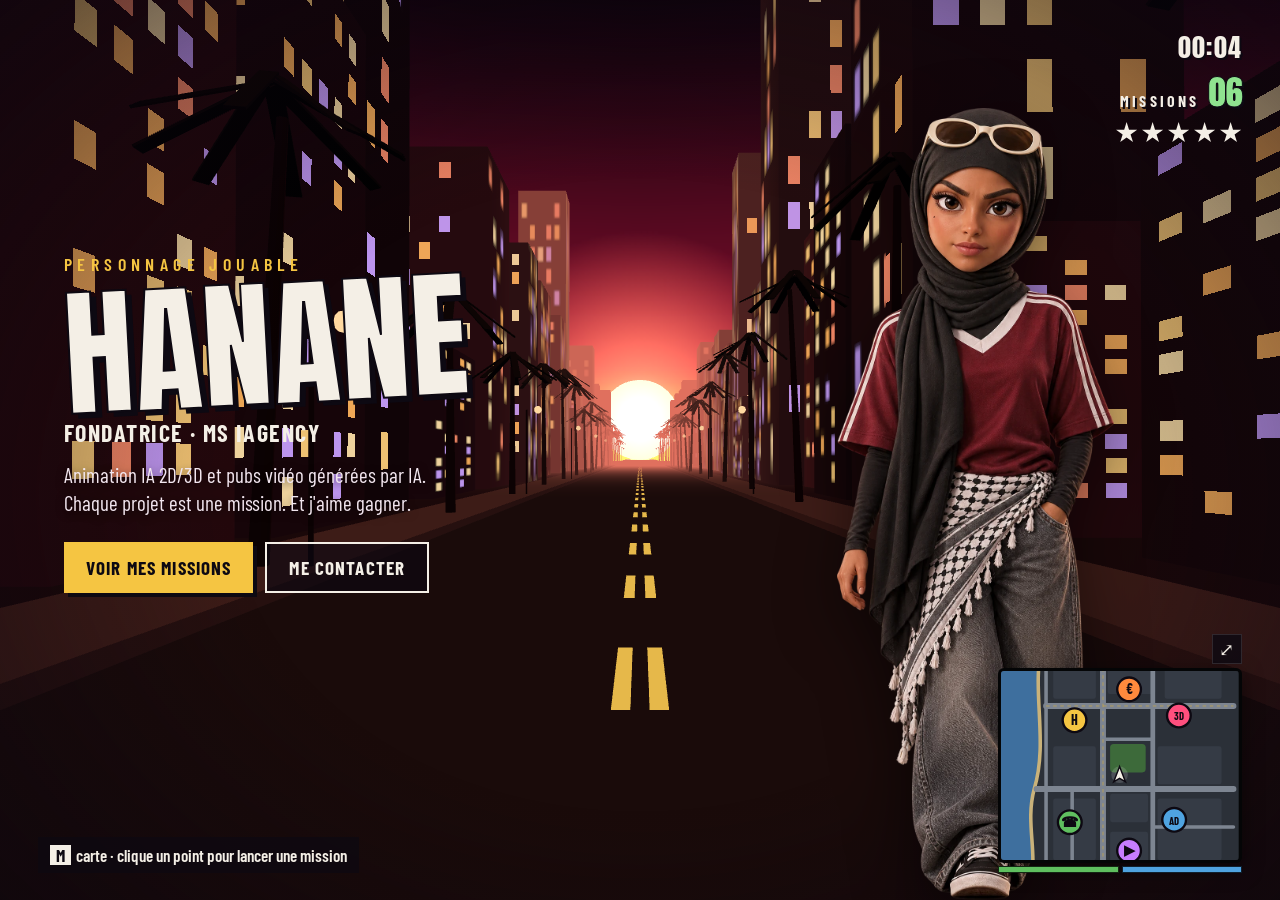
<file: index.html>
<!doctype html>
<html lang="fr">
<head>
<meta charset="utf-8">
<meta name="viewport" content="width=device-width, initial-scale=1, viewport-fit=cover">
<title>MS IAgency · Hanane</title>
<meta name="description" content="Hanane, fondatrice de MS IAgency : animation IA 2D/3D et publicités vidéo & UGC générées par IA pour les marques.">
<meta name="theme-color" content="#1a0f24">
<meta property="og:title" content="MS IAgency · Hanane">
<meta property="og:description" content="Animation IA et pubs vidéo générées par IA. Entre dans la ville et lance une mission.">
<link rel="preconnect" href="https://fonts.googleapis.com">
<link rel="preconnect" href="https://fonts.gstatic.com" crossorigin>
<link href="https://fonts.googleapis.com/css2?family=Anton&family=Barlow+Condensed:wght@400;500;600;700&display=swap" rel="stylesheet">
<link rel="stylesheet" href="css/style.css?v=20261121">
</head>
<body>

<!-- ÉCRAN DE CHARGEMENT -->
<div id="loader" aria-live="polite">
  <div class="loader-art">
    <img class="loader-char" src="assets/hanane-malicieuse.webp" alt="">
  </div>
  <div class="loader-ui">
    <div class="loader-brand">
      <span class="brand-ms">MS</span><span class="brand-ia">IAgency</span>
    </div>
    <p class="loader-tip"><b>Astuce :</b> clique sur un point de la mini-map, en bas à droite, pour lancer une mission.</p>
    <div class="loader-bar"><span id="loaderFill"></span></div>
    <button id="playBtn" class="play-btn" hidden>Appuie pour jouer</button>
  </div>
</div>

<!-- MONDE 3D -->
<canvas id="world" aria-hidden="true"></canvas>
<div class="vignette" aria-hidden="true"></div>

<!-- ACCUEIL -->
<main id="hero">
  <div class="hero-text">
    <p class="hero-kicker">Personnage jouable</p>
    <h1 class="hero-name">Hanane</h1>
    <p class="hero-role">Fondatrice · MS IAgency</p>
    <p class="hero-pitch">Animation IA 2D/3D et pubs vidéo générées par IA.<br>Chaque projet est une mission. Et j'aime gagner.</p>
    <div class="hero-cta">
      <button class="btn btn-gold" data-open="bigmap">Voir mes missions</button>
      <button class="btn btn-ghost" data-go="contact">Me contacter</button>
    </div>
  </div>
  <img class="hero-char" src="assets/hanane-determinee.webp" alt="Hanane en personnage 3D, l'air déterminé" fetchpriority="high">
</main>

<!-- HUD -->
<div class="hud-top" aria-hidden="true">
  <div class="hud-clock" id="clock">19:42</div>
  <div class="hud-cash"><span>Missions</span> <b>06</b></div>
  <div class="hud-stars" title="Niveau de demande">
    <i></i><i></i><i></i><i></i><i></i>
  </div>
</div>

<p class="hud-hint" id="hint"><kbd>M</kbd> carte · clique un point pour lancer une mission</p>

<!-- MINI-MAP -->
<nav class="minimap" aria-label="Navigation du site">
  <button class="minimap-expand" data-open="bigmap" aria-label="Agrandir la carte">⤢</button>
  <div class="minimap-frame">
    <svg id="miniSvg" viewBox="0 0 200 200" role="img" aria-label="Carte de la ville"></svg>
  </div>
  <div class="minimap-bars" aria-hidden="true"><span class="bar-hp"></span><span class="bar-ar"></span></div>
</nav>

<!-- BANNIÈRE DE MISSION -->
<div id="missionBanner" aria-hidden="true">
  <p class="mb-small" id="mbSmall">Mission 01</p>
  <p class="mb-title" id="mbTitle">Qui est Hanane ?</p>
</div>

<!-- GRANDE CARTE (menu pause) -->
<section id="bigmap" class="overlay" aria-label="Carte des missions" hidden>
  <header class="pause-bar">
    <span class="pause-brand">MS IAgency</span>
    <span class="pause-tab is-on">Carte</span>
    <button class="pause-close" data-close>Échap · Retour</button>
  </header>
  <div class="bigmap-body">
    <ul class="legend" id="legend"></ul>
    <div class="bigmap-frame"><svg id="bigSvg" viewBox="0 0 200 200" role="img" aria-label="Carte de la ville"></svg></div>
  </div>
</section>

<!-- SECTIONS -->
<section id="about" class="overlay panel" aria-labelledby="t-about" hidden>
  <header class="pause-bar">
    <span class="pause-brand">MS IAgency</span>
    <nav class="pause-tabs"></nav>
    <button class="pause-close" data-close>Échap · Retour</button>
  </header>
  <div class="panel-body about-body">
    <div class="about-card">
      <img src="assets/hanane-malicieuse.webp" alt="Hanane en personnage 3D, sourire malicieux" loading="lazy">
      <div class="about-id">
        <p class="label">Personnage</p>
        <p class="about-name">Hanane</p>
        <p class="label">Rôle</p>
        <p>Fondatrice de MS IAgency</p>
        <p class="label">Spécialités</p>
        <p>Animation IA 2D/3D · Ads &amp; UGC IA</p>
      </div>
      <div class="arsenal">
        <p class="label">Arsenal</p>
        <ul><li>Higgsfield</li><li>Kling</li><li>Seedance</li><li>GPT Image</li></ul>
      </div>
    </div>
    <div class="story">
      <h2 id="t-about" class="panel-title">Mission 01 · Qui est Hanane ?</h2>
      <article class="chapter">
        <p class="ch-num">Chapitre 1 · Le commerce</p>
        <p>Moi, c'est Hanane, fondatrice de MS IAgency. Tout a commencé quand je me suis lancée dans le commerce. En créant du contenu pour mes propres réseaux, j'ai découvert un vrai plaisir : imaginer, créer, raconter.</p>
      </article>
      <article class="chapter">
        <p class="ch-num">Chapitre 2 · Le déclic</p>
        <p>Puis l'IA est arrivée. La photo, la vidéo, tout ce pour quoi je n'étais pas douée est soudain devenu possible. J'ai pu laisser libre cours à mon imagination et donner vie à mes idées.</p>
      </article>
      <article class="chapter">
        <p class="ch-num">Chapitre 3 · L'entraînement</p>
        <p>Je me suis formée aux outils de génération d'images et de vidéos, d'abord pour moi. Aujourd'hui, je les mets à votre service.</p>
      </article>
      <div class="passed">
        <p class="passed-big">Mission accomplie</p>
        <p class="passed-sub">Pour moi, chaque projet est un challenge. Et une chose est sûre : <b>j'aime gagner.</b></p>
      </div>
      <button class="btn btn-gold" data-go="animation">Mission suivante : Animation IA →</button>
    </div>
  </div>
</section>

<section id="animation" class="overlay panel" aria-labelledby="t-anim" hidden>
  <header class="pause-bar">
    <span class="pause-brand">MS IAgency</span>
    <nav class="pause-tabs"></nav>
    <button class="pause-close" data-close>Échap · Retour</button>
  </header>
  <div class="panel-body">
    <h2 id="t-anim" class="panel-title">Mission 02 · Animation IA</h2>
    <p class="panel-lead">Des personnages qui parlent, des produits qui prennent vie. En 3D façon film d'animation ou en cartoon 2D.</p>
    <div class="grid" data-videos="animation"></div>
  </div>
</section>

<section id="ads" class="overlay panel" aria-labelledby="t-ads" hidden>
  <header class="pause-bar">
    <span class="pause-brand">MS IAgency</span>
    <nav class="pause-tabs"></nav>
    <button class="pause-close" data-close>Échap · Retour</button>
  </header>
  <div class="panel-body">
    <h2 id="t-ads" class="panel-title">Mission 03 · Ads &amp; UGC IA</h2>
    <p class="panel-lead">Pubs produit et vidéos UGC avec avatars IA, prêtes à poster sur TikTok, Reels et en sponsorisé.</p>
    <div class="grid" data-videos="ads"></div>
  </div>
</section>

<section id="tarifs" class="overlay panel" aria-labelledby="t-tarifs" hidden>
  <header class="pause-bar">
    <span class="pause-brand">MS IAgency</span>
    <nav class="pause-tabs"></nav>
    <button class="pause-close" data-close>Échap · Retour</button>
  </header>
  <div class="panel-body tarifs-body">
    <h2 id="t-tarifs" class="panel-title">Mission 04 · Tarifs</h2>
    <p class="panel-lead">Des prix clairs, annoncés avant de lancer la mission.</p>

    <h3 class="price-title">Vidéos</h3>
    <p class="price-sub">Animation IA 2D/3D ou Ads &amp; UGC IA : même grille, le prix dépend de la durée.</p>
    <div class="price-scroll">
      <table class="price-table">
        <thead><tr><th scope="col">Durée</th><th scope="col">À l'unité</th><th scope="col">Pack de 3</th></tr></thead>
        <tbody>
          <tr><th scope="row">Moins de 30 secondes</th><td>100&nbsp;€</td><td><s class="was">300&nbsp;€</s> 250&nbsp;€<small class="per">soit 83&nbsp;€ la vidéo</small></td></tr>
          <tr><th scope="row">30 à 59 secondes</th><td>160&nbsp;€</td><td><s class="was">480&nbsp;€</s> 400&nbsp;€<small class="per">soit 133&nbsp;€ la vidéo</small></td></tr>
          <tr><th scope="row">60 secondes et plus</th><td>220&nbsp;€</td><td><s class="was">660&nbsp;€</s> 550&nbsp;€<small class="per">soit 183&nbsp;€ la vidéo</small></td></tr>
        </tbody>
      </table>
    </div>
    <p class="price-note">Pack de 3 : environ -17 %.</p>

    <h3 class="price-title">Packs images</h3>
    <p class="price-sub">Packshots, images UGC et infographies, vendus en pack.</p>
    <div class="price-scroll">
      <table class="price-table">
        <thead><tr><th scope="col">Type</th><th scope="col">Pack de 5</th><th scope="col">Pack de 10</th></tr></thead>
        <tbody>
          <tr><th scope="row">Photo produit (packshot IA)</th><td>90&nbsp;€</td><td>160&nbsp;€</td></tr>
          <tr><th scope="row">Image UGC</th><td>110&nbsp;€</td><td>200&nbsp;€</td></tr>
          <tr><th scope="row">Infographie</th><td>140&nbsp;€</td><td>260&nbsp;€</td></tr>
        </tbody>
      </table>
    </div>

    <div class="clauses">
      <div class="clause clause-in">
        <p class="label">Compris dans la mission</p>
        <ul>
          <li>On valide ensemble le script ou le prompt avant de lancer la production</li>
          <li>Le nombre de vidéos ou d'images prévu dans ta formule</li>
          <li>Une retouche par vidéo si le souci vient de l'exécution</li>
          <li>Une série de retouches mineures par pack d'images (couleur, cadrage, texte)</li>
        </ul>
      </div>
      <div class="clause clause-out">
        <p class="label">Hors mission</p>
        <ul>
          <li>Une nouvelle vidéo si le souci vient d'un script déjà validé : facturée au tarif de sa durée</li>
          <li>Un visuel en plus ou un nouveau concept : facturé en supplément</li>
          <li>Les images à l'unité : elles se commandent en pack</li>
        </ul>
      </div>
    </div>
    <button class="btn btn-gold" data-go="raconte">Mission suivante : Je te raconte →</button>
  </div>
</section>

<section id="raconte" class="overlay panel" aria-labelledby="t-raconte" hidden>
  <header class="pause-bar">
    <span class="pause-brand">MS IAgency</span>
    <nav class="pause-tabs"></nav>
    <button class="pause-close" data-close>Échap · Retour</button>
  </header>
  <div class="panel-body raconte-body">
    <h2 id="t-raconte" class="panel-title">Mission 05 · Je te raconte</h2>
    <p class="panel-lead">Mon propre compte d'histoires animées, écrit et produit de A à Z avec l'IA. Des histoires à morale, un plot twist à chaque fois. Le terrain où je teste ce qui fait rester les gens devant une vidéo.</p>

    <!-- RECORD : à mettre à jour ici -->
    <div class="record">
      <p class="label">Record · 1re vidéo</p>
      <p class="record-num">800 000<small>vues</small></p>
      <p class="record-sub">Sur TikTok, dès la première vidéo du compte.</p>
    </div>

    <!-- STATS : à mettre à jour ici -->
    <div class="stats">
      <a class="stat-card" href="https://www.tiktok.com/@jeteraconte.story" target="_blank" rel="noopener">
        <header><span class="app-ic ic-tt">TT</span><span><b>TikTok</b>@jeteraconte.story</span></header>
        <dl>
          <div><dt>Abonnés</dt><dd>38,7 K</dd></div>
          <div><dt>J'aime</dt><dd>360,5 K</dd></div>
          <div><dt>Vues · 28 jours</dt><dd>5,4 M</dd></div>
        </dl>
        <p class="stat-badge">Compte monétisé</p>
      </a>
      <a class="stat-card" href="https://www.instagram.com/jeteraconte.story/" target="_blank" rel="noopener">
        <header><span class="app-ic ic-insta">IG</span><span><b>Instagram</b>@jeteraconte.story</span></header>
        <dl>
          <div><dt>Abonnés</dt><dd>9,8 K</dd></div>
          <div><dt>Vues · 30 jours</dt><dd>2,3 M</dd></div>
          <div><dt>Interactions · 30 jours</dt><dd>171,4 K</dd></div>
        </dl>
      </a>
    </div>

    <p class="price-note">Chiffres au 21 novembre 2026.</p>

    <div class="passed">
      <p class="passed-big">Respect +</p>
      <p class="passed-sub">Ce que je teste sur mon compte, je l'applique à <b>ta marque.</b></p>
    </div>
    <button class="btn btn-gold" data-go="contact">Mission suivante : Contact →</button>
  </div>
</section>

<section id="contact" class="overlay panel" aria-labelledby="t-contact" hidden>
  <header class="pause-bar">
    <span class="pause-brand">MS IAgency</span>
    <nav class="pause-tabs"></nav>
    <button class="pause-close" data-close>Échap · Retour</button>
  </header>
  <div class="panel-body contact-body">
    <div class="contact-text">
      <h2 id="t-contact" class="panel-title">Mission 06 · Contact</h2>
      <p class="panel-lead">Une vidéo animée pour ta marque ? Une pub UGC sans tournage ? Appelle-moi, on monte le plan ensemble.</p>
    </div>
    <div class="phone" role="group" aria-label="Téléphone">
      <div class="phone-notch"></div>
      <div class="phone-screen">
        <p class="phone-time" id="phoneTime">19:42</p>
        <div class="caller">
          <img src="assets/hanane-avatar.webp" alt="" loading="lazy">
          <p class="caller-name">Hanane · MS IAgency</p>
          <p class="caller-sub">Appel entrant…</p>
        </div>
        <a class="app" href="mailto:mscreativesia@gmail.com"><span class="app-ic ic-mail">@</span><span><b>E-mail</b>mscreativesia@gmail.com</span></a>
        <a class="app" href="https://www.instagram.com/ms_iagency/" target="_blank" rel="noopener"><span class="app-ic ic-insta">IG</span><span><b>Instagram</b>@ms_iagency</span></a>
        <a class="app" href="https://www.tiktok.com/@msvisuels" target="_blank" rel="noopener"><span class="app-ic ic-tt">TT</span><span><b>TikTok</b>@msvisuels</span></a>
        <div class="call-choice" id="callChoice" hidden>
          <p class="call-choice-title">Comment tu veux me joindre ?</p>
          <a class="choice" href="https://mail.google.com/mail/?view=cm&amp;fs=1&amp;to=mscreativesia@gmail.com&amp;su=Nouvelle%20mission%20pour%20MS%20IAgency" target="_blank" rel="noopener">✉ Par e-mail</a>
          <a class="choice choice-insta" href="https://ig.me/m/ms_iagency" target="_blank" rel="noopener">DM sur Instagram</a>
        </div>
        <button class="accept" id="acceptBtn" type="button" aria-expanded="false" aria-controls="callChoice">Décrocher · Lancer une mission</button>
      </div>
    </div>
  </div>
</section>

<!-- LECTEUR VIDÉO -->
<div id="player" class="overlay" hidden>
  <button class="pause-close player-close" data-close-player>Échap · Fermer</button>
  <div class="player-wrap">
    <video id="playerVideo" controls playsinline preload="metadata"></video>
    <p class="player-title" id="playerTitle"></p>
  </div>
</div>

<script type="module" src="js/main.js?v=20261121"></script>
</body>
</html>
</file>
<file: css/style.css>
:root{
  --ink:#0d0912;
  --night:#1a0f24;
  --plum:#3b1d4a;
  --sunset:#ff8a3d;
  --pink:#ff4f7e;
  --gold:#f5c542;
  --hp:#5fbf5f;
  --armor:#4fa3e0;
  --paper:#f4efe6;
  --muted:#b9adc4;
  --panel:rgba(12,8,18,.86);
  --line:rgba(255,255,255,.12);
  --title:"Anton",Impact,sans-serif;
  --ui:"Barlow Condensed","Arial Narrow",sans-serif;
  color-scheme:dark;
}
*{box-sizing:border-box;margin:0;padding:0}
html,body{height:100%;background:var(--night);color:var(--paper);font-family:var(--ui);overflow:hidden}
button{font:inherit;color:inherit;background:none;border:0;cursor:pointer}
a{color:inherit}
img{display:block}
[hidden]{display:none!important}
:focus-visible{outline:2px solid var(--gold);outline-offset:3px}

/* ---------- monde ---------- */
#world{position:fixed;inset:0;width:100%;height:100%;display:block;
  background:linear-gradient(180deg,#2a1640 0%,#7a2e63 38%,#ff6f6a 62%,#ffb347 78%,#3b1d4a 79%,#1a0f24 100%)}
.vignette{position:fixed;inset:0;pointer-events:none;
  background:radial-gradient(ellipse at 50% 55%,transparent 45%,rgba(10,5,15,.65) 100%)}

/* ---------- loader ---------- */
#loader{position:fixed;inset:0;z-index:50;display:grid;grid-template-columns:1fr 1fr;
  background:linear-gradient(160deg,#2a1640 0%,#a33a6b 45%,#ff8a3d 80%,#ffc46b 100%);transition:opacity .8s ease}
#loader.out{opacity:0;pointer-events:none}
.loader-art{position:relative;overflow:hidden}
.loader-art::after{content:"";position:absolute;inset:0;
  background:repeating-linear-gradient(0deg,rgba(0,0,0,.08) 0 2px,transparent 2px 4px)}
.loader-char{position:absolute;bottom:0;left:50%;transform:translateX(-50%);height:96%;width:auto;
  filter:drop-shadow(12px 0 0 rgba(20,8,30,.55)) drop-shadow(0 0 30px rgba(255,180,90,.35))}
.loader-ui{display:flex;flex-direction:column;justify-content:center;gap:28px;padding:6vw;
  background:linear-gradient(90deg,transparent,rgba(13,9,18,.55) 25%)}
.loader-brand{line-height:.85;transform:rotate(-4deg);text-shadow:4px 4px 0 var(--ink)}
.brand-ms{display:block;font-family:var(--title);font-size:clamp(90px,14vw,210px);color:var(--paper);
  -webkit-text-stroke:3px var(--ink)}
.brand-ia{display:block;font-family:var(--title);font-size:clamp(40px,5.5vw,84px);color:var(--gold);
  -webkit-text-stroke:2px var(--ink);letter-spacing:.02em}
.loader-tip{max-width:420px;font-size:20px;line-height:1.3;color:var(--paper);
  background:rgba(13,9,18,.7);padding:12px 16px;border-left:4px solid var(--gold)}
.loader-bar{width:min(420px,100%);height:8px;background:rgba(255,255,255,.2)}
.loader-bar span{display:block;height:100%;width:0;background:var(--paper);transition:width .3s ease}
.play-btn{align-self:flex-start;font-family:var(--title);font-size:26px;letter-spacing:.04em;text-transform:uppercase;
  padding:10px 22px;background:var(--paper);color:var(--ink);animation:blink 1.3s ease-in-out infinite}
@keyframes blink{50%{opacity:.55}}

/* ---------- accueil ---------- */
#hero{position:fixed;inset:0;z-index:5;pointer-events:none;display:flex;align-items:flex-end;justify-content:space-between;
  padding:0 clamp(16px,5vw,80px)}
.hero-text{pointer-events:auto;align-self:center;max-width:520px;padding-bottom:6vh}
.hero-kicker{font-size:18px;font-weight:600;letter-spacing:.3em;text-transform:uppercase;color:var(--gold)}
.hero-name{font-family:var(--title);font-weight:400;font-size:clamp(76px,11vw,170px);line-height:.9;text-transform:uppercase;
  color:var(--paper);-webkit-text-stroke:2px var(--ink);text-shadow:5px 5px 0 var(--ink);transform:rotate(-3deg);margin:6px 0 10px}
.hero-role{font-size:24px;font-weight:700;text-transform:uppercase;letter-spacing:.06em}
.hero-pitch{font-size:21px;line-height:1.35;color:#f2e6ef;margin:14px 0 24px;text-shadow:0 2px 8px rgba(0,0,0,.6)}
.hero-cta{display:flex;flex-wrap:wrap;gap:12px}
.btn{font-family:var(--ui);font-weight:700;font-size:19px;text-transform:uppercase;letter-spacing:.06em;
  padding:12px 22px;transition:transform .15s ease,background .15s ease}
.btn:hover{transform:translateY(-2px)}
.btn-gold{background:var(--gold);color:var(--ink);box-shadow:4px 4px 0 var(--ink)}
.btn-ghost{background:rgba(13,9,18,.65);border:2px solid var(--paper)}
.hero-char{height:min(88vh,980px);width:auto;max-width:55vw;object-fit:contain;object-position:bottom;
  margin-right:clamp(0px,8vw,180px);filter:drop-shadow(0 18px 30px rgba(0,0,0,.55));
  animation:walk 1.1s ease-in-out infinite;transform-origin:bottom center}
@keyframes walk{0%,100%{transform:translateY(0) scale(1)}50%{transform:translateY(-6px) scale(1.004)}}
body.in-menu #hero,body.travelling #hero{opacity:0;transition:opacity .3s}

/* ---------- HUD ---------- */
.hud-top{position:fixed;top:clamp(12px,3vh,28px);right:clamp(16px,3vw,40px);z-index:10;text-align:right;
  font-family:var(--title);text-shadow:2px 2px 0 var(--ink);pointer-events:none}
.hud-clock{font-size:26px;letter-spacing:.04em}
.hud-cash{font-size:34px;color:#8fe38f;-webkit-text-stroke:1px var(--ink)}
.hud-cash span{font-family:var(--ui);font-weight:700;font-size:16px;letter-spacing:.2em;text-transform:uppercase;color:var(--paper);-webkit-text-stroke:0}
.hud-stars{display:flex;gap:4px;justify-content:flex-end;margin-top:4px}
.hud-stars i{width:22px;height:22px;background:var(--paper);
  clip-path:polygon(50% 0,61% 35%,98% 35%,68% 57%,79% 91%,50% 70%,21% 91%,32% 57%,2% 35%,39% 35%);
  filter:drop-shadow(0 0 1px #000);animation:star 1.6s ease-in-out infinite}
.hud-stars i:nth-child(2){animation-delay:.1s}.hud-stars i:nth-child(3){animation-delay:.2s}
.hud-stars i:nth-child(4){animation-delay:.3s}.hud-stars i:nth-child(5){animation-delay:.4s}
@keyframes star{50%{background:var(--gold)}}
.hud-hint{position:fixed;left:clamp(16px,3vw,40px);bottom:clamp(14px,3vh,28px);z-index:10;font-size:17px;font-weight:600;
  background:rgba(13,9,18,.7);padding:8px 12px;max-width:calc(100vw - 260px)}
kbd{font-family:var(--ui);font-weight:700;background:var(--paper);color:var(--ink);padding:0 6px;margin-right:2px}

/* ---------- mini-map ---------- */
.minimap{position:fixed;right:clamp(16px,3vw,40px);bottom:clamp(14px,3vh,28px);z-index:20;width:clamp(170px,19vw,250px)}
.minimap-frame{aspect-ratio:1.25/1;overflow:hidden;border:3px solid rgba(0,0,0,.85);background:#1c2026;
  box-shadow:0 6px 20px rgba(0,0,0,.5);border-radius:6px}
.minimap-frame svg{width:100%;height:100%;display:block}
.minimap-bars{display:grid;grid-template-columns:1fr 1fr;gap:3px;margin-top:3px}
.minimap-bars span{height:7px;border:1px solid rgba(0,0,0,.8)}
.bar-hp{background:var(--hp)}.bar-ar{background:var(--armor)}
.minimap-expand{position:absolute;top:-34px;right:0;font-size:18px;width:30px;height:30px;background:rgba(13,9,18,.8);border:1px solid var(--line)}
.blip{cursor:pointer}
.blip circle.ring{transition:r .2s ease}
.blip:hover circle.ring,.blip:focus-visible circle.ring{r:13}
.blip text{font-family:var(--ui);font-weight:700;pointer-events:none}
.blip-pulse{animation:pulse 1.8s ease-out infinite;transform-box:fill-box;transform-origin:center}
@keyframes pulse{0%{opacity:.8;transform:scale(1)}100%{opacity:0;transform:scale(2.2)}}

/* ---------- bannière mission ---------- */
#missionBanner{position:fixed;left:0;right:0;top:38%;z-index:30;text-align:center;pointer-events:none;opacity:0}
#missionBanner.show{animation:banner 1.5s ease forwards}
@keyframes banner{0%{opacity:0;transform:scale(1.15)}15%{opacity:1;transform:scale(1)}80%{opacity:1}100%{opacity:0}}
.mb-small{font-family:var(--ui);font-weight:700;font-size:22px;letter-spacing:.35em;text-transform:uppercase;color:var(--paper);text-shadow:2px 2px 0 var(--ink)}
.mb-title{font-family:var(--title);font-size:clamp(44px,7vw,96px);color:var(--gold);text-transform:uppercase;
  -webkit-text-stroke:2px var(--ink);text-shadow:4px 4px 0 var(--ink)}

/* ---------- overlays (menu pause) ---------- */
.overlay{position:fixed;inset:0;z-index:40;background:var(--panel);backdrop-filter:blur(6px);-webkit-backdrop-filter:blur(6px);
  display:flex;flex-direction:column;animation:fadein .35s ease}
@keyframes fadein{from{opacity:0}to{opacity:1}}
.pause-bar{display:flex;align-items:center;gap:18px;padding:16px clamp(16px,4vw,48px);border-bottom:1px solid var(--line);flex-wrap:wrap}
.pause-brand{font-family:var(--title);font-size:26px;color:var(--gold);text-shadow:2px 2px 0 var(--ink)}
.pause-tabs{display:flex;gap:4px;flex-wrap:wrap;flex:1}
.pause-tab,.pause-tabs button{font-weight:700;font-size:17px;text-transform:uppercase;letter-spacing:.06em;padding:8px 14px;background:rgba(255,255,255,.06)}
.pause-tabs button.is-on,.pause-tab.is-on{background:var(--paper);color:var(--ink)}
.pause-tabs button:hover{background:rgba(255,255,255,.18)}
.pause-tabs button.is-on:hover{background:var(--paper)}
.pause-close{margin-left:auto;font-weight:700;font-size:16px;text-transform:uppercase;letter-spacing:.08em;padding:8px 12px;border:1px solid var(--line)}
.pause-close:hover{background:rgba(255,255,255,.1)}
.panel-body{flex:1;overflow-y:auto;padding:clamp(20px,4vw,48px) clamp(16px,4vw,48px) 140px}
.panel-title{font-family:var(--title);font-weight:400;font-size:clamp(34px,5vw,64px);text-transform:uppercase;line-height:1;
  color:var(--paper);text-shadow:3px 3px 0 var(--ink);margin-bottom:10px}
.panel-lead{font-size:21px;color:var(--muted);max-width:640px;margin-bottom:28px}

/* grande carte */
.bigmap-body{flex:1;display:grid;grid-template-columns:minmax(220px,320px) 1fr;gap:24px;padding:24px clamp(16px,4vw,48px);min-height:0}
.legend{list-style:none;display:flex;flex-direction:column;gap:6px;overflow:auto}
.legend button{width:100%;display:flex;align-items:center;gap:12px;text-align:left;padding:12px 14px;background:rgba(255,255,255,.06);
  font-size:20px;font-weight:600}
.legend button:hover,.legend button:focus-visible{background:var(--paper);color:var(--ink)}
.legend .dot{flex:none;width:28px;height:28px;border-radius:50%;display:grid;place-items:center;font-size:14px;font-weight:700;color:var(--ink)}
.legend small{display:block;font-size:14px;font-weight:500;opacity:.7;text-transform:uppercase;letter-spacing:.1em}
.bigmap-frame{min-height:0;display:grid;place-items:center;border:3px solid #000;background:#1c2026}
.bigmap-frame svg{width:100%;height:100%;max-height:calc(100vh - 140px)}

/* about */
.about-body{display:grid;grid-template-columns:minmax(240px,340px) 1fr;gap:clamp(20px,4vw,56px);align-items:start}
.about-card{position:sticky;top:0;background:rgba(255,255,255,.05);border:1px solid var(--line)}
.about-card img{width:100%;height:360px;object-fit:cover;object-position:50% 0;background:linear-gradient(180deg,#a33a6b,#ff8a3d)}
.about-id,.arsenal{padding:16px 18px;font-size:19px}
.label{font-size:13px;font-weight:700;letter-spacing:.2em;text-transform:uppercase;color:var(--gold);margin-top:8px}
.label:first-child{margin-top:0}
.about-name{font-family:var(--title);font-size:34px;text-transform:uppercase}
.arsenal{border-top:1px solid var(--line)}
.arsenal ul{list-style:none;display:grid;grid-template-columns:1fr 1fr;gap:6px;margin-top:8px}
.arsenal li{background:rgba(255,255,255,.08);padding:6px 8px;font-weight:600;text-align:center}
.story{max-width:680px}
.chapter{border-left:4px solid var(--gold);padding:4px 0 4px 18px;margin:22px 0}
.ch-num{font-weight:700;font-size:15px;letter-spacing:.2em;text-transform:uppercase;color:var(--gold);margin-bottom:6px}
.chapter p:last-child{font-size:22px;line-height:1.45}
.passed{text-align:center;margin:44px 0 32px;padding:24px 10px;background:linear-gradient(90deg,transparent,rgba(0,0,0,.55),transparent)}
.passed-big{font-family:var(--title);font-size:clamp(40px,6vw,72px);color:var(--gold);text-transform:uppercase;-webkit-text-stroke:1.5px var(--ink);text-shadow:3px 3px 0 var(--ink)}
.passed-sub{font-size:21px;margin-top:6px}

/* grille vidéos */
.grid{display:grid;grid-template-columns:repeat(auto-fill,minmax(230px,1fr));gap:20px;align-items:start}
.card{position:relative;text-align:left;background:#000;border:2px solid transparent;transition:border-color .2s,transform .2s}
.card:hover,.card:focus-visible{border-color:var(--gold);transform:translateY(-3px)}
.card.wide{grid-column:span 2}
.card-media{position:relative;aspect-ratio:9/16;overflow:hidden}
.card.wide .card-media{aspect-ratio:16/9}
.card-media img,.card-media video{position:absolute;inset:0;width:100%;height:100%;object-fit:cover}
.card-media video{opacity:0;transition:opacity .3s}
.card:hover .card-media video{opacity:1}
.card-play{position:absolute;left:50%;top:50%;transform:translate(-50%,-50%);width:64px;height:64px;border-radius:50%;
  background:rgba(13,9,18,.7);border:2px solid var(--paper);display:grid;place-items:center}
.card-play::after{content:"";margin-left:5px;border-left:18px solid var(--paper);border-top:11px solid transparent;border-bottom:11px solid transparent}
.card:hover .card-play{opacity:0}
.card-info{padding:12px 14px;background:linear-gradient(180deg,#191020,#0d0912)}
.card-tags{display:flex;gap:6px;flex-wrap:wrap;margin-bottom:6px}
.card-tags span{font-size:12px;font-weight:700;letter-spacing:.12em;text-transform:uppercase;padding:2px 6px;background:rgba(255,255,255,.1)}
.card-tags span:first-child{background:var(--gold);color:var(--ink)}
.card-title{font-family:var(--title);font-size:24px;text-transform:uppercase;line-height:1.05}
.card-client{font-size:16px;color:var(--muted);margin-top:2px}

/* tarifs */
.tarifs-body>*{max-width:860px}
.price-title{font-family:var(--title);font-weight:400;font-size:clamp(26px,3.4vw,38px);text-transform:uppercase;color:var(--gold);
  text-shadow:2px 2px 0 var(--ink);margin-top:34px}
.panel-lead+.price-title{margin-top:0}
.price-sub{font-size:19px;color:var(--muted);margin:4px 0 14px}
.price-scroll{overflow-x:auto;border:1px solid var(--line);background:rgba(255,255,255,.04)}
.price-table{width:100%;min-width:420px;border-collapse:collapse;font-size:20px}
.price-table thead th{font-size:14px;font-weight:700;letter-spacing:.18em;text-transform:uppercase;color:var(--gold);
  text-align:right;padding:12px 16px;border-bottom:1px solid var(--line)}
.price-table thead th:first-child,.price-table tbody th{text-align:left}
.price-table tbody th{font-weight:600;padding:14px 16px}
.price-table td{text-align:right;padding:14px 16px;font-family:var(--title);font-size:26px;white-space:nowrap}
.price-table tbody tr+tr>*{border-top:1px solid var(--line)}
.price-table .was{font-family:var(--ui);font-size:17px;font-weight:600;color:var(--muted);margin-right:6px}
.price-table .per{display:block;font-family:var(--ui);font-size:14px;font-weight:600;color:var(--gold);letter-spacing:.04em}
.price-note{font-size:18px;font-weight:600;margin-top:10px;padding:8px 12px;border-left:4px solid var(--gold);background:rgba(13,9,18,.55)}
.clauses{display:grid;grid-template-columns:1fr 1fr;gap:16px;margin:36px 0 30px}
.clause{padding:16px 18px;background:rgba(255,255,255,.05);border:1px solid var(--line);border-left:4px solid var(--muted)}
.clause-in{border-left-color:var(--gold)}
.clause-out .label{color:var(--muted)}
.clause ul{list-style:none;display:grid;gap:8px;margin-top:10px;font-size:18px;line-height:1.35}
.clause li{position:relative;padding-left:18px}
.clause li::before{position:absolute;left:0;font-weight:700}
.clause-in li::before{content:"+";color:var(--gold)}
.clause-out li::before{content:"–";color:var(--muted)}

/* je te raconte */
.raconte-body>*{max-width:860px}
.record{text-align:center;padding:22px 16px;margin-bottom:22px;border:1px solid var(--line);
  background:linear-gradient(90deg,rgba(199,125,255,.12),rgba(255,79,126,.18),rgba(199,125,255,.12))}
.record .label{margin-top:0}
.record-num{font-family:var(--title);font-size:clamp(56px,10vw,120px);line-height:1;color:var(--paper);
  -webkit-text-stroke:2px var(--ink);text-shadow:4px 4px 0 var(--ink)}
.record-num small{font-family:var(--ui);font-weight:700;font-size:.24em;letter-spacing:.2em;text-transform:uppercase;color:var(--gold);margin-left:10px;-webkit-text-stroke:0}
.record-sub{font-size:19px;color:var(--muted);margin-top:4px}
.stats{display:grid;grid-template-columns:1fr 1fr;gap:16px}
.stat-card{display:block;text-decoration:none;transition:border-color .2s,transform .2s;background:rgba(255,255,255,.05);border:1px solid var(--line);padding:16px 18px}
.stat-card:hover,.stat-card:focus-visible{border-color:var(--gold);transform:translateY(-3px)}
.stat-card header{display:flex;align-items:center;gap:12px;font-size:16px;color:var(--muted);margin-bottom:12px}
.stat-card header b{display:block;font-size:20px;color:var(--paper);text-transform:uppercase;letter-spacing:.06em}
.stat-card dl>div{display:flex;justify-content:space-between;align-items:baseline;padding:10px 0;border-top:1px solid var(--line)}
.stat-card dt{font-size:14px;font-weight:700;letter-spacing:.18em;text-transform:uppercase;color:var(--gold)}
.stat-card dd{font-family:var(--title);font-size:32px}
.stat-sub{font-size:15px;color:var(--muted);padding-top:10px;border-top:1px solid var(--line)}
.stat-badge{display:inline-block;margin-top:10px;font-size:13px;font-weight:700;letter-spacing:.14em;text-transform:uppercase;padding:4px 10px;background:var(--hp);color:var(--ink)}
@media (max-width:640px){.stats{grid-template-columns:1fr}.stat-card dd{font-size:26px}}

/* contact */
.contact-body{display:grid;grid-template-columns:1fr auto;gap:40px;align-items:center;max-width:1100px}
.phone{width:min(340px,100%);aspect-ratio:9/18.5;background:#0b0b0e;border-radius:40px;padding:14px;border:3px solid #2b2b33;
  box-shadow:0 30px 60px rgba(0,0,0,.6);position:relative}
.phone-notch{position:absolute;top:14px;left:50%;transform:translateX(-50%);width:110px;height:24px;background:#0b0b0e;border-radius:0 0 14px 14px;z-index:2}
.phone-screen{height:100%;border-radius:28px;overflow:hidden;padding:42px 16px 18px;display:flex;flex-direction:column;gap:10px;
  background:linear-gradient(170deg,#3b1d4a,#a33a6b 55%,#ff8a3d)}
.phone-time{text-align:center;font-size:15px;font-weight:700;opacity:.85}
.caller{text-align:center;margin:6px 0 8px}
.caller img{width:86px;height:86px;border-radius:50%;object-fit:cover;object-position:center;margin:0 auto 8px;border:3px solid var(--paper);background:#2a1640}
.caller-name{font-family:var(--title);font-size:22px;text-transform:uppercase}
.caller-sub{font-size:15px;opacity:.85;animation:blink 1.3s infinite}
.app{display:flex;align-items:center;gap:12px;padding:10px 12px;background:rgba(13,9,18,.55);border-radius:14px;text-decoration:none;font-size:15px;transition:background .15s}
.app:hover{background:rgba(13,9,18,.85)}
.app b{display:block;font-size:17px}
.app span:last-child{min-width:0;overflow-wrap:anywhere}
.app-ic{flex:none;width:40px;height:40px;border-radius:11px;display:grid;place-items:center;font-weight:700;font-size:16px}
.ic-mail{background:#4fa3e0}.ic-insta{background:linear-gradient(135deg,#f5c542,#ff4f7e,#8b3dff)}.ic-tt{background:#111;border:1px solid #444}
.phone-screen.calling .app{display:none}
.call-choice{margin-top:auto;display:flex;flex-direction:column;gap:8px;animation:fadein .25s ease}
.call-choice-title{text-align:center;font-weight:700;font-size:15px}
.choice{display:block;text-align:center;text-decoration:none;font-weight:700;font-size:16px;padding:12px;border-radius:14px;background:var(--paper);color:var(--ink)}
.choice:hover{background:var(--gold)}
.choice-insta,.choice-insta:hover{background:linear-gradient(135deg,#f5c542,#ff4f7e,#8b3dff);color:#fff}
.choice-insta:hover{filter:brightness(1.1)}
.call-choice:not([hidden])+.accept{margin-top:0;background:#e5484d;color:#fff}
.accept{margin-top:auto;cursor:pointer;text-align:center;text-decoration:none;font-weight:700;font-size:17px;text-transform:uppercase;letter-spacing:.05em;
  padding:14px;border-radius:30px;background:var(--hp);color:var(--ink)}

/* lecteur */
#player{align-items:center;justify-content:center;z-index:60;background:rgba(5,3,8,.94)}
.player-close{position:absolute;top:16px;right:16px}
.player-wrap{display:flex;flex-direction:column;align-items:center;gap:12px;padding:60px 16px 24px;max-width:100%}
#playerVideo{max-height:calc(100vh - 140px);max-width:min(100%,1100px);background:#000}
.player-title{font-family:var(--title);font-size:26px;text-transform:uppercase}

/* ---------- responsive ---------- */
@media (max-width:900px){
  .about-body,.contact-body,.bigmap-body,.clauses{grid-template-columns:1fr}
  .about-card{position:static;display:grid;grid-template-columns:140px 1fr}
  .about-card img{height:100%;min-height:200px;grid-row:span 2}
  .arsenal{grid-column:2}
  .contact-body{justify-items:center}
  .bigmap-frame{order:-1;max-height:52vh}
  .bigmap-frame svg{max-height:50vh}
  .card.wide{grid-column:span 1}
}
@media (max-width:640px){
  #loader{grid-template-columns:1fr;grid-template-rows:55% 45%}
  .loader-char{height:100%}
  .loader-ui{padding:20px 16px;gap:16px;background:rgba(13,9,18,.7)}
  .loader-tip{font-size:17px}
  #hero{flex-direction:column;justify-content:flex-start;align-items:stretch;padding:0 16px}
  .hero-text{align-self:stretch;padding:max(84px,10vh) 0 0;max-width:none;position:relative;z-index:2}
  .hero-name{font-size:clamp(64px,20vw,96px)}
  .hero-role{font-size:19px}
  .hero-pitch{font-size:17px;margin:8px 0 14px;max-width:62%}
  .btn{font-size:16px;padding:10px 14px}
  .hero-cta{flex-direction:column;align-items:flex-start;gap:8px}
  .hero-char{position:fixed;bottom:0;right:16vw;height:58vh;max-width:none;margin:0;z-index:1}
  .hud-top{top:10px;right:16px}
  .hud-clock{font-size:20px}.hud-cash{font-size:24px}.hud-stars i{width:16px;height:16px}
  .hud-hint{display:none}
  .minimap{width:150px;bottom:16px;right:16px}
  .pause-bar{padding:12px 16px;gap:10px}
  .pause-brand{display:none}
  .pause-tabs{order:3;flex-basis:100%;overflow-x:auto;flex-wrap:nowrap}
  .pause-tabs button{white-space:nowrap;font-size:15px;padding:7px 10px}
  .about-card{grid-template-columns:110px 1fr}
  .chapter p:last-child{font-size:19px}
  .grid{grid-template-columns:1fr 1fr;gap:12px}
  .card-title{font-size:19px}
  .card-play{width:48px;height:48px}
  .phone{width:min(320px,100%)}
  .price-table{min-width:0;font-size:17px}
  .price-table thead th{font-size:12px;letter-spacing:.08em;padding:10px 8px}
  .price-table tbody th,.price-table td{padding:12px 8px}
  .price-table td{font-size:21px}
  .price-table .was{display:block;margin:0;font-size:14px}
  .price-table .per{font-size:12px}
  .price-sub,.clause ul{font-size:17px}
}
@media (prefers-reduced-motion:reduce){
  *,*::before,*::after{animation-duration:.01ms!important;animation-iteration-count:1!important;transition:none!important}
}
</file>
